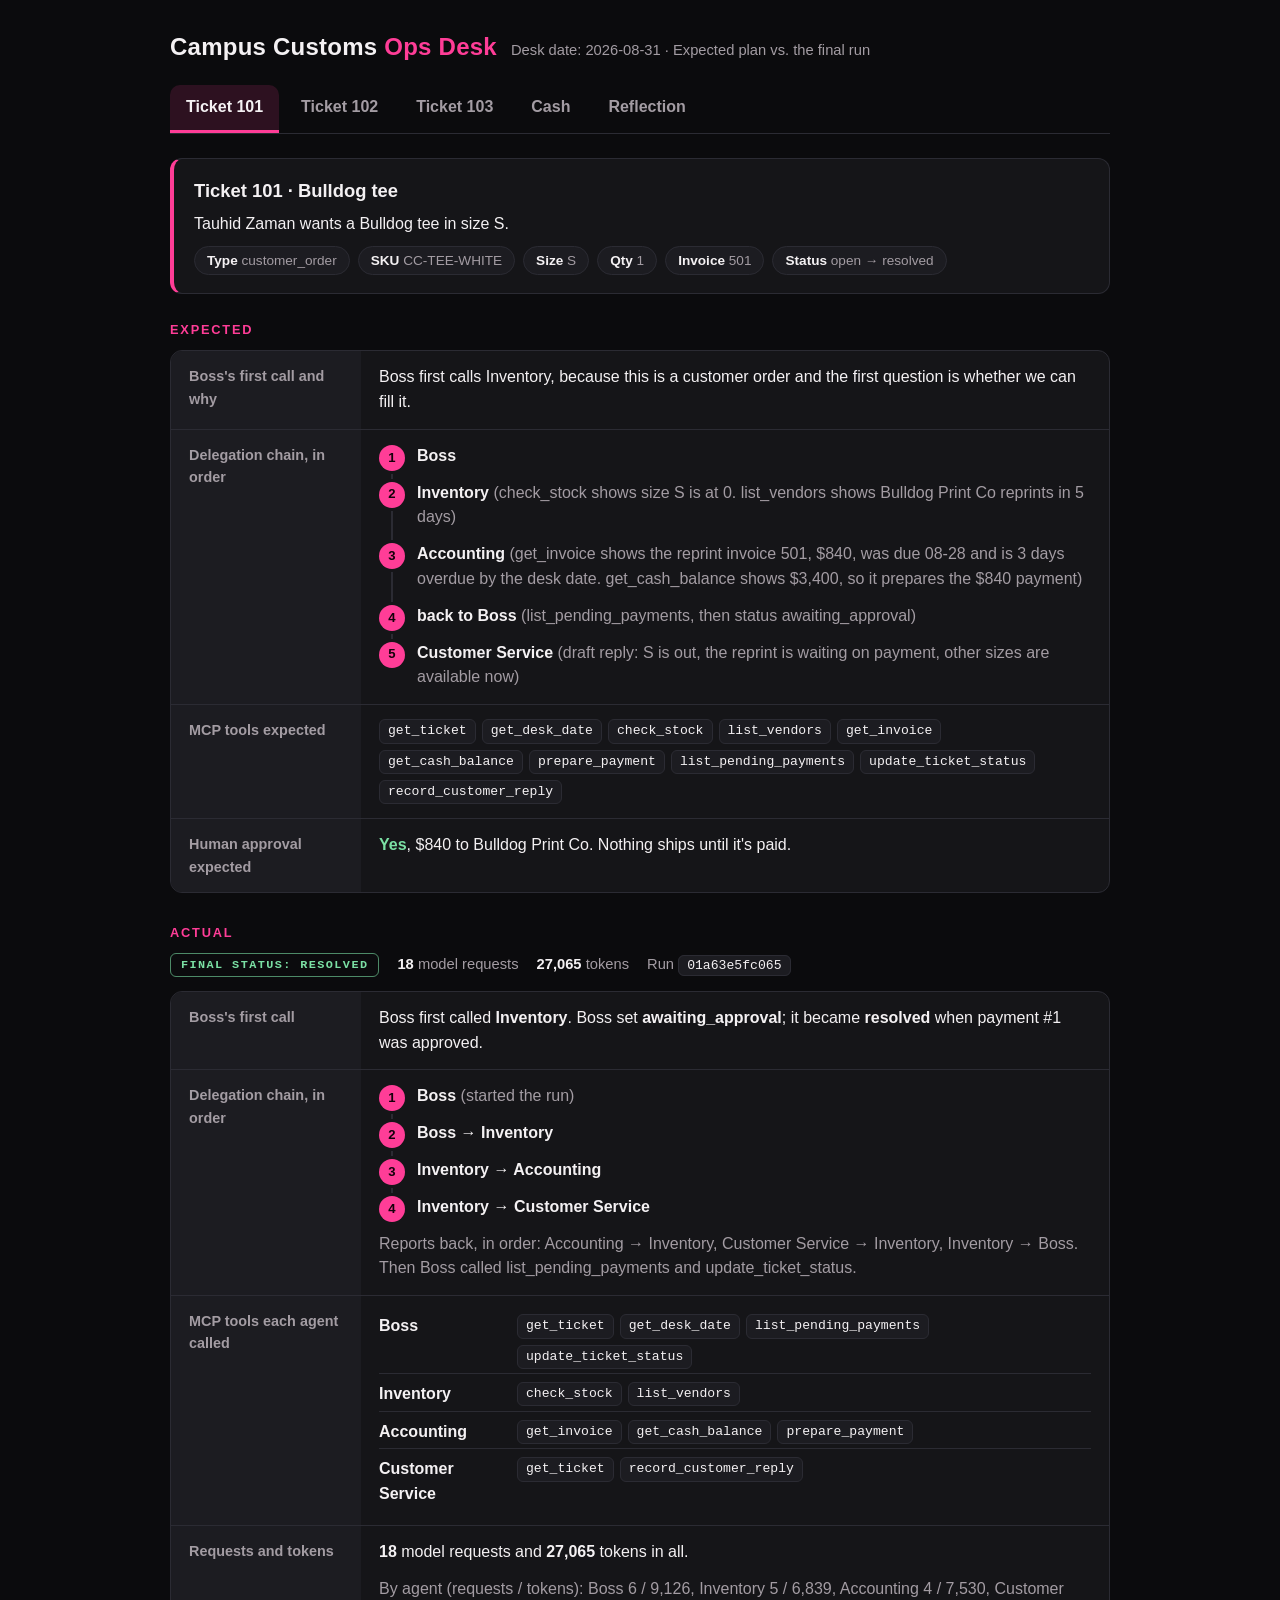
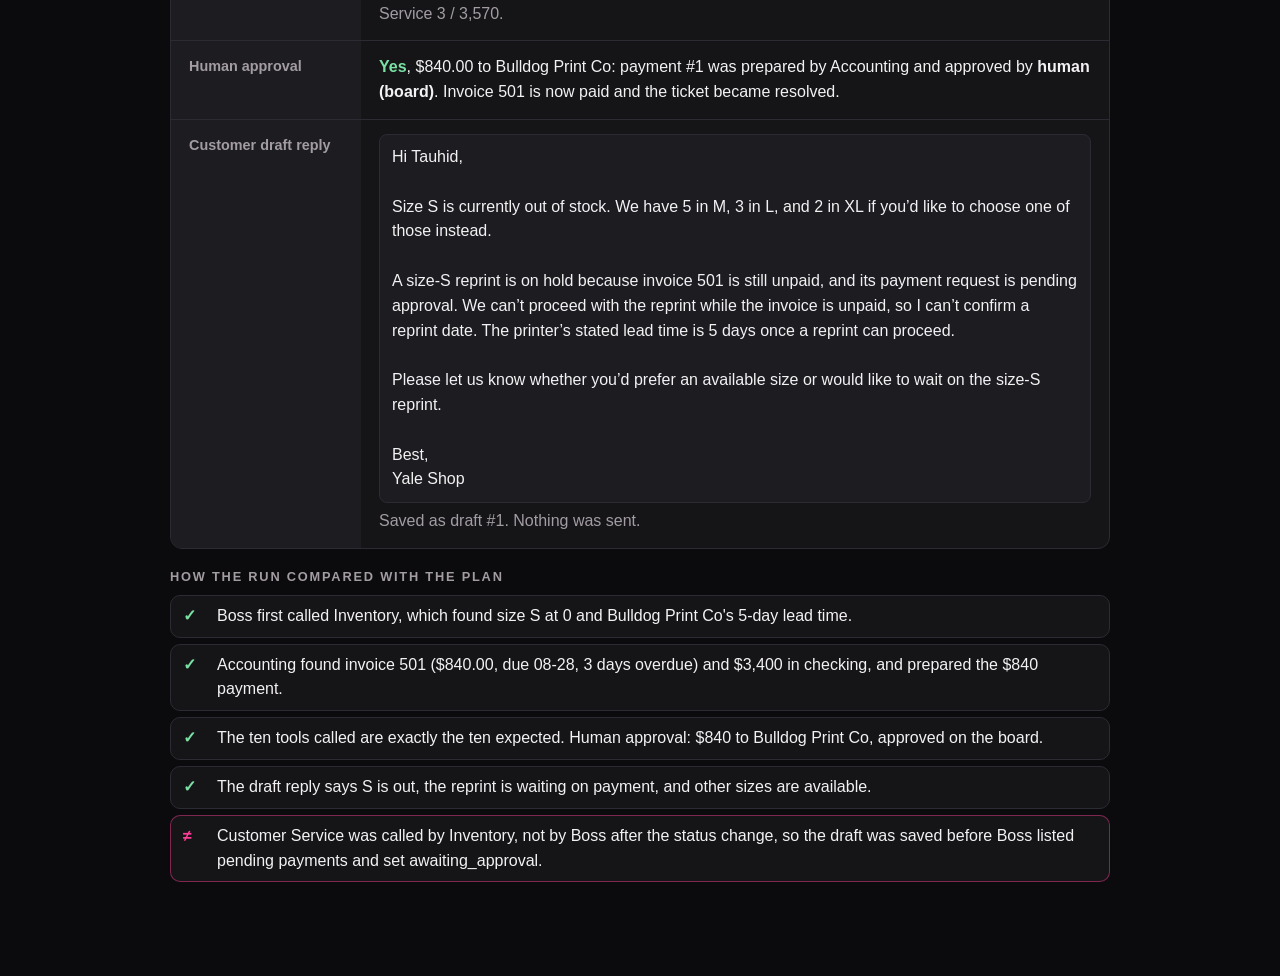
<file: hw5/output/desk_tickets.html>
<!doctype html>
<html lang="en">
<head>
<meta charset="utf-8">
<meta name="viewport" content="width=device-width, initial-scale=1">
<title>Campus Customs Ops Desk: Tickets</title>
<style>
  :root {
    --bg: #0b0b0d;
    --panel: #151518;
    --panel-2: #1c1c21;
    --line: #2b2b33;
    --text: #f4f1f3;
    --muted: #a39ca3;
    --pink: #ff3d97;
    --pink-soft: rgba(255, 61, 151, 0.14);
    --ok: #7be0a4;
  }
  * { box-sizing: border-box; }
  html { -webkit-text-size-adjust: 100%; }
  body {
    margin: 0;
    background: var(--bg);
    color: var(--text);
    font: 16px/1.55 -apple-system, BlinkMacSystemFont, "Segoe UI", Roboto, Helvetica, Arial, sans-serif;
  }
  .wrap { max-width: 980px; margin: 0 auto; padding: 28px 20px 64px; }

  header { display: flex; align-items: baseline; gap: 14px; flex-wrap: wrap; margin-bottom: 20px; }
  header h1 { margin: 0; font-size: 1.5rem; letter-spacing: 0.01em; }
  header h1 span { color: var(--pink); }
  header p { margin: 0; color: var(--muted); font-size: 0.92rem; }

  .tabs {
    display: flex; gap: 6px; flex-wrap: wrap;
    border-bottom: 1px solid var(--line);
    margin-bottom: 24px;
  }
  .tab {
    appearance: none; background: none; border: 0; cursor: pointer;
    color: var(--muted); font: inherit; font-weight: 600;
    padding: 10px 16px; border-radius: 10px 10px 0 0;
    border-bottom: 3px solid transparent;
  }
  .tab:hover { color: var(--text); }
  .tab[aria-selected="true"] { color: var(--text); border-bottom-color: var(--pink); background: var(--pink-soft); }
  .tab:focus-visible { outline: 2px solid var(--pink); outline-offset: 2px; }

  .panel[hidden] { display: none; }

  .summary {
    background: var(--panel);
    border: 1px solid var(--line);
    border-left: 4px solid var(--pink);
    border-radius: 12px;
    padding: 18px 20px;
    margin-bottom: 26px;
  }
  .summary h2 { margin: 0 0 6px; font-size: 1.15rem; }
  .summary p { margin: 0 0 12px; }
  .facts { display: flex; flex-wrap: wrap; gap: 8px; margin: 0; padding: 0; list-style: none; }
  .facts li {
    background: var(--panel-2); border: 1px solid var(--line);
    border-radius: 999px; padding: 3px 12px; font-size: 0.85rem; color: var(--muted);
  }
  .facts b { color: var(--text); font-weight: 600; }

  section.block h3 {
    margin: 0 0 10px; font-size: 0.8rem; letter-spacing: 0.14em; text-transform: uppercase;
    color: var(--pink);
  }
  section.block { margin-bottom: 30px; }

  table.plan {
    width: 100%; border-collapse: separate; border-spacing: 0;
    background: var(--panel); border: 1px solid var(--line); border-radius: 12px; overflow: hidden;
  }
  table.plan th, table.plan td { padding: 14px 18px; vertical-align: top; text-align: left; }
  table.plan th {
    width: 190px; font-weight: 600; color: var(--muted); font-size: 0.9rem;
    background: var(--panel-2);
  }
  table.plan tr + tr th, table.plan tr + tr td { border-top: 1px solid var(--line); }

  ol.chain { margin: 0; padding: 0; list-style: none; counter-reset: step; }
  ol.chain li { position: relative; padding: 0 0 12px 38px; counter-increment: step; }
  ol.chain li:last-child { padding-bottom: 0; }
  ol.chain li::before {
    content: counter(step);
    position: absolute; left: 0; top: 1px;
    width: 26px; height: 26px; border-radius: 50%;
    background: var(--pink); color: #14000a; font-weight: 700; font-size: 0.82rem;
    display: grid; place-items: center;
  }
  ol.chain li::after {
    content: ""; position: absolute; left: 12px; top: 30px; bottom: 2px; width: 2px; background: var(--line);
  }
  ol.chain li:last-child::after { display: none; }
  .agent { font-weight: 700; color: var(--text); }
  .detail { color: var(--muted); }
  .after { margin: 12px 0 0; color: var(--muted); }

  .tools { display: flex; flex-wrap: wrap; gap: 6px; }
  code.tool {
    font: 0.82rem/1.4 ui-monospace, SFMono-Regular, Menlo, Consolas, monospace;
    background: var(--panel-2); border: 1px solid var(--line); color: var(--text);
    border-radius: 6px; padding: 2px 8px;
  }
  .yes { color: var(--ok); font-weight: 700; }
  .no { color: var(--text); font-weight: 700; }

  .empty {
    border: 1px dashed var(--line); border-radius: 12px; padding: 22px;
    color: var(--muted); text-align: center; background: transparent;
  }

  .soon { text-align: center; padding: 56px 20px; }
  .soon p { font-size: 1.2rem; margin: 0; }
  .note { margin: 20px auto 0; max-width: 520px; text-align: left; }
  .note .calc {
    background: var(--panel); border: 1px solid var(--line); border-radius: 12px; padding: 14px 18px;
  }
  .note .calc span { color: var(--muted); display: block; font-size: 0.82rem; margin-bottom: 2px; }
  .note .calc strong { font-size: 1.05rem; }

  @media (max-width: 640px) {
    .wrap { padding: 20px 14px 48px; }
    table.plan, table.plan tbody, table.plan tr, table.plan th, table.plan td { display: block; width: 100%; }
    table.plan tr + tr th { border-top: 1px solid var(--line); }
    table.plan tr + tr td { border-top: 0; }
    .tab { padding: 9px 12px; font-size: 0.92rem; }
  }

  /* Actual section (Problem 9) */
  .actual-strip { display: flex; flex-wrap: wrap; align-items: center; gap: 10px 18px; margin-bottom: 14px; font-size: 0.92rem; }
  .actual-strip .stat { color: var(--muted); }
  .actual-strip .stat b { color: var(--text); }
  .status-pill { font: 700 0.74rem ui-monospace, Menlo, monospace; letter-spacing: 0.12em; padding: 4px 10px; border-radius: 6px; border: 1px solid rgba(123, 224, 164, 0.6); color: var(--ok); }
  .agent-tools { display: grid; grid-template-columns: 130px 1fr; gap: 8px; align-items: start; padding: 4px 0; }
  .agent-tools + .agent-tools { border-top: 1px solid var(--line); padding-top: 8px; }
  .cmp-title { margin: 18px 0 8px; font-size: 0.8rem; letter-spacing: 0.14em; text-transform: uppercase; color: var(--muted); }
  ul.compare { list-style: none; margin: 0 0 6px; padding: 0; display: grid; gap: 6px; }
  ul.compare li { display: grid; grid-template-columns: 26px 1fr; gap: 8px; padding: 8px 12px; background: var(--panel); border: 1px solid var(--line); border-radius: 10px; }
  ul.compare .mark { font-weight: 700; }
  ul.compare .same .mark { color: var(--ok); }
  ul.compare .diff { border-color: rgba(255, 61, 151, 0.45); }
  ul.compare .diff .mark { color: var(--pink); }
  pre.reply { white-space: pre-wrap; font: inherit; margin: 0 0 6px; padding: 10px 12px; background: var(--panel-2); border: 1px solid var(--line); border-radius: 8px; }
  .equation { display: flex; flex-wrap: wrap; align-items: center; gap: 8px 12px; font: 700 1.15rem ui-monospace, Menlo, monospace; }
  .equation .op { color: var(--pink); }
  .equation .total { color: var(--ok); }
  .equation .ok { font: 600 0.82rem -apple-system, system-ui, sans-serif; color: var(--ok); }
  table.ledger { width: 100%; border-collapse: collapse; background: var(--panel); border: 1px solid var(--line); border-radius: 12px; overflow: hidden; }
  table.ledger th, table.ledger td { padding: 10px 14px; text-align: left; vertical-align: top; border-top: 1px solid var(--line); }
  table.ledger thead th { background: var(--panel-2); color: var(--muted); font-size: 0.8rem; border-top: 0; }
  table.ledger td.num { font-family: ui-monospace, Menlo, monospace; text-align: right; white-space: nowrap; }
  table.ledger td.neg { color: var(--pink); }
  .calc.plain { max-width: none; }
  .summary h2 { color: var(--text); }
  .summary p { margin-bottom: 10px; }
  @media (max-width: 640px) { .agent-tools { grid-template-columns: 1fr; } table.ledger { font-size: 0.85rem; } }

  /* Reflection tab (Problem 10) */
  .reflection { max-width: 820px; }
  .reflection-q h3 { margin: 0 0 10px; font-size: 1.05rem; letter-spacing: 0; text-transform: none; color: var(--text); }
  .reflection-q p, .reflection-q li { margin: 0 0 10px; color: #e6e1e5; }
  .reflection-q ul { margin: 0 0 10px; padding-left: 22px; }
  .reflection-q { padding-bottom: 6px; border-bottom: 1px solid var(--line); }
</style>
</head>
<body>
<div class="wrap">
  <header>
    <h1>Campus Customs <span>Ops Desk</span></h1>
    <p>Desk date: 2026-08-31 · Expected plan vs. the final run</p>
  </header>

  <div class="tabs" role="tablist" aria-label="Desk views">
    <button class="tab" role="tab" id="tab-101" aria-controls="panel-101" aria-selected="true">Ticket 101</button>
    <button class="tab" role="tab" id="tab-102" aria-controls="panel-102" aria-selected="false" tabindex="-1">Ticket 102</button>
    <button class="tab" role="tab" id="tab-103" aria-controls="panel-103" aria-selected="false" tabindex="-1">Ticket 103</button>
    <button class="tab" role="tab" id="tab-cash" aria-controls="panel-cash" aria-selected="false" tabindex="-1">Cash</button>
    <button class="tab" role="tab" id="tab-reflection" aria-controls="panel-reflection" aria-selected="false" tabindex="-1">Reflection</button>
  </div>

  <!-- Ticket 101 -->
  <div class="panel" role="tabpanel" id="panel-101" aria-labelledby="tab-101">
    <div class="summary">
      <h2>Ticket 101 · Bulldog tee</h2>
      <p>Tauhid Zaman wants a Bulldog tee in size S.</p>
      <ul class="facts">
        <li><b>Type</b> customer_order</li>
        <li><b>SKU</b> CC-TEE-WHITE</li>
        <li><b>Size</b> S</li>
        <li><b>Qty</b> 1</li>
        <li><b>Invoice</b> 501</li>
        <li><b>Status</b> open → resolved</li>
      </ul>
    </div>

    <section class="block">
      <h3>Expected</h3>
      <table class="plan">
        <tr>
          <th scope="row">Boss's first call and why</th>
          <td>Boss first calls Inventory, because this is a customer order and the first question is whether we can fill it.</td>
        </tr>
        <tr>
          <th scope="row">Delegation chain, in order</th>
          <td>
            <ol class="chain">
              <li><span class="agent">Boss</span></li>
              <li><span class="agent">Inventory</span> <span class="detail">(check_stock shows size S is at 0. list_vendors shows Bulldog Print Co reprints in 5 days)</span></li>
              <li><span class="agent">Accounting</span> <span class="detail">(get_invoice shows the reprint invoice 501, $840, was due 08-28 and is 3 days overdue by the desk date. get_cash_balance shows $3,400, so it prepares the $840 payment)</span></li>
              <li><span class="agent">back to Boss</span> <span class="detail">(list_pending_payments, then status awaiting_approval)</span></li>
              <li><span class="agent">Customer Service</span> <span class="detail">(draft reply: S is out, the reprint is waiting on payment, other sizes are available now)</span></li>
            </ol>
          </td>
        </tr>
        <tr>
          <th scope="row">MCP tools expected</th>
          <td><div class="tools">
            <code class="tool">get_ticket</code><code class="tool">get_desk_date</code><code class="tool">check_stock</code><code class="tool">list_vendors</code><code class="tool">get_invoice</code><code class="tool">get_cash_balance</code><code class="tool">prepare_payment</code><code class="tool">list_pending_payments</code><code class="tool">update_ticket_status</code><code class="tool">record_customer_reply</code>
          </div></td>
        </tr>
        <tr>
          <th scope="row">Human approval expected</th>
          <td><span class="yes">Yes</span>, $840 to Bulldog Print Co. Nothing ships until it's paid.</td>
        </tr>
      </table>
    </section>

    <section class="block">
      <h3>Actual</h3>
      <div class="actual-strip">
        <span class="status-pill status-resolved">FINAL STATUS: RESOLVED</span>
        <span class="stat"><b>18</b> model requests</span>
        <span class="stat"><b>27,065</b> tokens</span>
        <span class="stat">Run <code class="tool">01a63e5fc065</code></span>
      </div>
      <table class="plan">
        <tr><th scope="row">Boss's first call</th><td>Boss first called <b>Inventory</b>. Boss set <b>awaiting_approval</b>; it became <b>resolved</b> when payment #1 was approved.</td></tr>
        <tr><th scope="row">Delegation chain, in order</th><td>
          <ol class="chain"><li><span class="agent">Boss</span> <span class="detail">(started the run)</span></li><li><span class="agent">Boss → Inventory</span></li><li><span class="agent">Inventory → Accounting</span></li><li><span class="agent">Inventory → Customer Service</span></li></ol>
          <p class="after">Reports back, in order: Accounting → Inventory, Customer Service → Inventory, Inventory → Boss. Then Boss called list_pending_payments and update_ticket_status.</p></td></tr>
        <tr><th scope="row">MCP tools each agent called</th><td><div class="agent-tools"><span class="agent">Boss</span><div class="tools"><code class="tool">get_ticket</code><code class="tool">get_desk_date</code><code class="tool">list_pending_payments</code><code class="tool">update_ticket_status</code></div></div><div class="agent-tools"><span class="agent">Inventory</span><div class="tools"><code class="tool">check_stock</code><code class="tool">list_vendors</code></div></div><div class="agent-tools"><span class="agent">Accounting</span><div class="tools"><code class="tool">get_invoice</code><code class="tool">get_cash_balance</code><code class="tool">prepare_payment</code></div></div><div class="agent-tools"><span class="agent">Customer Service</span><div class="tools"><code class="tool">get_ticket</code><code class="tool">record_customer_reply</code></div></div></td></tr>
        <tr><th scope="row">Requests and tokens</th><td><b>18</b> model requests and <b>27,065</b> tokens in all.<p class="after">By agent (requests / tokens): Boss 6 / 9,126, Inventory 5 / 6,839, Accounting 4 / 7,530, Customer Service 3 / 3,570.</p></td></tr>
        <tr><th scope="row">Human approval</th><td><span class="yes">Yes</span>, $840.00 to Bulldog Print Co: payment #1 was prepared by Accounting and approved by <b>human (board)</b>. Invoice 501 is now paid and the ticket became resolved.</td></tr>
        <tr><th scope="row">Customer draft reply</th><td><pre class="reply">Hi Tauhid,

Size S is currently out of stock. We have 5 in M, 3 in L, and 2 in XL if you’d like to choose one of those instead.

A size-S reprint is on hold because invoice 501 is still unpaid, and its payment request is pending approval. We can’t proceed with the reprint while the invoice is unpaid, so I can’t confirm a reprint date. The printer’s stated lead time is 5 days once a reprint can proceed.

Please let us know whether you’d prefer an available size or would like to wait on the size-S reprint.

Best,
Yale Shop</pre><span class="detail">Saved as draft #1. Nothing was sent.</span></td></tr>
      </table>
      <h4 class="cmp-title">How the run compared with the plan</h4>
      <ul class="compare"><li class="same"><span class="mark">✓</span>Boss first called Inventory, which found size S at 0 and Bulldog Print Co&#x27;s 5-day lead time.</li><li class="same"><span class="mark">✓</span>Accounting found invoice 501 ($840.00, due 08-28, 3 days overdue) and $3,400 in checking, and prepared the $840 payment.</li><li class="same"><span class="mark">✓</span>The ten tools called are exactly the ten expected. Human approval: $840 to Bulldog Print Co, approved on the board.</li><li class="same"><span class="mark">✓</span>The draft reply says S is out, the reprint is waiting on payment, and other sizes are available.</li><li class="diff"><span class="mark">≠</span>Customer Service was called by Inventory, not by Boss after the status change, so the draft was saved before Boss listed pending payments and set awaiting_approval.</li></ul>
    </section>
  </div>

  <!-- Ticket 102 -->
  <div class="panel" role="tabpanel" id="panel-102" aria-labelledby="tab-102" hidden>
    <div class="summary">
      <h2>Ticket 102 · Rent due</h2>
      <p>Elm City Properties says rent is due.</p>
      <ul class="facts">
        <li><b>Type</b> rent_notice</li>
        <li><b>Lease</b> 1 (Chapel Street shop)</li>
        <li><b>Notice</b> shop rent due in 2 days</li>
        <li><b>Status</b> open → resolved</li>
      </ul>
    </div>

    <section class="block">
      <h3>Expected</h3>
      <table class="plan">
        <tr>
          <th scope="row">Boss's first call and why</th>
          <td>Boss first calls Facilities, because the lease is facilities' job and the notice should be checked before any money moves.</td>
        </tr>
        <tr>
          <th scope="row">Delegation chain, in order</th>
          <td>
            <ol class="chain">
              <li><span class="agent">Boss</span></li>
              <li><span class="agent">Facilities</span> <span class="detail">(get_lease confirms the same landlord, $2,400, due 09-02, which is 2 days from the desk date)</span></li>
              <li><span class="agent">Accounting</span> <span class="detail">(get_cash_balance, then prepare_payment for $2,400)</span></li>
              <li><span class="agent">back to Boss</span> <span class="detail">(list_pending_payments, awaiting_approval)</span></li>
            </ol>
            <p class="after">Inventory and Customer Service aren't needed.</p>
          </td>
        </tr>
        <tr>
          <th scope="row">MCP tools expected</th>
          <td><div class="tools">
            <code class="tool">get_ticket</code><code class="tool">get_desk_date</code><code class="tool">get_lease</code><code class="tool">get_cash_balance</code><code class="tool">prepare_payment</code><code class="tool">list_pending_payments</code><code class="tool">update_ticket_status</code>
          </div></td>
        </tr>
        <tr>
          <th scope="row">Human approval expected</th>
          <td><span class="yes">Yes</span>, $2,400 to Elm City Properties.</td>
        </tr>
      </table>
    </section>

    <section class="block">
      <h3>Actual</h3>
      <div class="actual-strip">
        <span class="status-pill status-resolved">FINAL STATUS: RESOLVED</span>
        <span class="stat"><b>14</b> model requests</span>
        <span class="stat"><b>17,985</b> tokens</span>
        <span class="stat">Run <code class="tool">4cc7c3ef82c3</code></span>
      </div>
      <table class="plan">
        <tr><th scope="row">Boss's first call</th><td>Boss first called <b>Facilities</b>. Boss set <b>awaiting_approval</b>; it became <b>resolved</b> when payment #2 was approved.</td></tr>
        <tr><th scope="row">Delegation chain, in order</th><td>
          <ol class="chain"><li><span class="agent">Boss</span> <span class="detail">(started the run)</span></li><li><span class="agent">Boss → Facilities</span></li><li><span class="agent">Facilities → Accounting</span></li></ol>
          <p class="after">Reports back, in order: Accounting → Facilities, Facilities → Boss. Then Boss called list_pending_payments and update_ticket_status.</p></td></tr>
        <tr><th scope="row">MCP tools each agent called</th><td><div class="agent-tools"><span class="agent">Boss</span><div class="tools"><code class="tool">get_ticket</code><code class="tool">get_desk_date</code><code class="tool">list_pending_payments</code><code class="tool">update_ticket_status</code></div></div><div class="agent-tools"><span class="agent">Facilities</span><div class="tools"><code class="tool">get_desk_date</code><code class="tool">get_lease</code></div></div><div class="agent-tools"><span class="agent">Accounting</span><div class="tools"><code class="tool">get_desk_date</code><code class="tool">get_cash_balance</code><code class="tool">prepare_payment</code></div></div></td></tr>
        <tr><th scope="row">Requests and tokens</th><td><b>14</b> model requests and <b>17,985</b> tokens in all.<p class="after">By agent (requests / tokens): Boss 6 / 8,178, Facilities 4 / 3,734, Accounting 4 / 6,073.</p></td></tr>
        <tr><th scope="row">Human approval</th><td><span class="yes">Yes</span>, $2,400.00 to Elm City Properties: payment #2 was prepared by Accounting and approved by <b>human (board)</b>. The rent is now paid and the ticket became resolved.</td></tr>
        <tr><th scope="row">Customer draft reply</th><td>None. A rent notice does not need a customer reply.</td></tr>
      </table>
      <h4 class="cmp-title">How the run compared with the plan</h4>
      <ul class="compare"><li class="same"><span class="mark">✓</span>Boss first called Facilities, which confirmed landlord, $2,400.00 and the 09-02 due date (2 days from the desk date).</li><li class="same"><span class="mark">✓</span>Accounting checked cash and prepared the $2,400 payment; then back to Boss for list_pending_payments and awaiting_approval.</li><li class="same"><span class="mark">✓</span>Exactly the seven expected tools. Inventory and Customer Service were not used. Human approval: $2,400 to Elm City Properties.</li></ul>
    </section>
  </div>

  <!-- Ticket 103 -->
  <div class="panel" role="tabpanel" id="panel-103" aria-labelledby="tab-103" hidden>
    <div class="summary">
      <h2>Ticket 103 · Bulk hoodie discount</h2>
      <p>Yale AI Club wants 20 navy hoodies in size M at a bulk discount.</p>
      <ul class="facts">
        <li><b>Type</b> price_override</li>
        <li><b>SKU</b> CC-HOOD-NAVY</li>
        <li><b>Size</b> M</li>
        <li><b>Qty</b> 20</li>
        <li><b>Status</b> open → resolved</li>
      </ul>
    </div>

    <section class="block">
      <h3>Expected</h3>
      <table class="plan">
        <tr>
          <th scope="row">Boss's first call and why</th>
          <td>Boss first calls Accounting, because the request is about price and a discount is a money decision first.</td>
        </tr>
        <tr>
          <th scope="row">Delegation chain, in order</th>
          <td>
            <ol class="chain">
              <li><span class="agent">Boss</span></li>
              <li><span class="agent">Accounting</span> <span class="detail">(get_pricing shows cost $22 and list $58, so at most 15% off is $49.30 each, $986 for 20, still well above cost)</span></li>
              <li><span class="agent">Inventory</span> <span class="detail">(check_stock shows only 8 in size M, with L 14, XL 6, S 4)</span></li>
              <li><span class="agent">back to Boss</span></li>
              <li><span class="agent">Customer Service</span> <span class="detail">(draft offer: 8 in M now at $49.30, the rest in another size or after a restock)</span></li>
            </ol>
            <p class="after">No payment is expected, so the status should be resolved.</p>
          </td>
        </tr>
        <tr>
          <th scope="row">MCP tools expected</th>
          <td><div class="tools">
            <code class="tool">get_ticket</code><code class="tool">get_desk_date</code><code class="tool">get_pricing</code><code class="tool">check_stock</code><code class="tool">list_pending_payments</code><code class="tool">update_ticket_status</code><code class="tool">record_customer_reply</code>
          </div></td>
        </tr>
        <tr>
          <th scope="row">Human approval expected</th>
          <td><span class="no">No</span>, unless the agents try a restock. Restocking 12 hoodies costs $264, but if 101 and 102 are paid first, only $160 is left, so I expect Accounting to flag that it can't cover it.</td>
        </tr>
      </table>
    </section>

    <section class="block">
      <h3>Actual</h3>
      <div class="actual-strip">
        <span class="status-pill status-resolved">FINAL STATUS: RESOLVED</span>
        <span class="stat"><b>16</b> model requests</span>
        <span class="stat"><b>21,029</b> tokens</span>
        <span class="stat">Run <code class="tool">1690588b0383</code></span>
      </div>
      <table class="plan">
        <tr><th scope="row">Boss's first call</th><td>Boss first called <b>Accounting</b>. Boss set <b>resolved</b> directly.</td></tr>
        <tr><th scope="row">Delegation chain, in order</th><td>
          <ol class="chain"><li><span class="agent">Boss</span> <span class="detail">(started the run)</span></li><li><span class="agent">Boss → Accounting</span></li><li><span class="agent">Accounting → Inventory</span></li><li><span class="agent">Accounting → Customer Service</span></li></ol>
          <p class="after">Reports back, in order: Inventory → Accounting, Customer Service → Accounting, Accounting → Boss. Then Boss called list_pending_payments and update_ticket_status.</p></td></tr>
        <tr><th scope="row">MCP tools each agent called</th><td><div class="agent-tools"><span class="agent">Boss</span><div class="tools"><code class="tool">get_ticket</code><code class="tool">get_desk_date</code><code class="tool">list_pending_payments</code><code class="tool">update_ticket_status</code></div></div><div class="agent-tools"><span class="agent">Accounting</span><div class="tools"><code class="tool">get_pricing</code></div></div><div class="agent-tools"><span class="agent">Inventory</span><div class="tools"><code class="tool">check_stock</code><code class="tool">list_vendors</code></div></div><div class="agent-tools"><span class="agent">Customer Service</span><div class="tools"><code class="tool">get_ticket</code><code class="tool">record_customer_reply</code></div></div></td></tr>
        <tr><th scope="row">Requests and tokens</th><td><b>16</b> model requests and <b>21,029</b> tokens in all.<p class="after">By agent (requests / tokens): Boss 6 / 8,504, Accounting 4 / 6,478, Inventory 3 / 2,851, Customer Service 3 / 3,196.</p></td></tr>
        <tr><th scope="row">Human approval</th><td><span class="no">No</span>. No payment was prepared, so Boss resolved the ticket itself.</td></tr>
        <tr><th scope="row">Customer draft reply</th><td><pre class="reply">Hi Yale AI Club,

We can offer the 20 navy hoodies in size M at $49.30 each, for a total of $986. We have 8 in stock; the remaining 12 would need to be reprinted, with a 5-day lead time. Would you like to proceed?

Best,
Yale Shop</pre><span class="detail">Saved as draft #2. Nothing was sent.</span></td></tr>
      </table>
      <h4 class="cmp-title">How the run compared with the plan</h4>
      <ul class="compare"><li class="same"><span class="mark">✓</span>Boss first called Accounting, which found cost $22 and list $58 and approved 15% off: $49.30 each, $986.00 for 20.</li><li class="same"><span class="mark">✓</span>Inventory found only 8 in size M. No payment was prepared, no restock was tried, no human approval was needed, and the status ended resolved.</li><li class="diff"><span class="mark">≠</span>Customer Service was called by Accounting, not by Boss after Inventory, and the work came back through Accounting to Boss.</li><li class="diff"><span class="mark">≠</span>Inventory also called list_vendors (5-day Bulldog Print Co reprint), which was not in the expected tool list.</li><li class="diff"><span class="mark">≠</span>The draft reply offers the 8 in stock plus a 5-day reprint for the other 12. It does not offer another size.</li></ul>
    </section>
  </div>

  <!-- Cash -->
  <div class="panel" role="tabpanel" id="panel-cash" aria-labelledby="tab-cash" hidden>
    <div class="summary">
      <h2>Actual · Checking balance</h2>
      <p>Starting balance after the reset: <b>$3,400.00</b>. Ending balance, read from <code class="tool">cash_accounts</code> in <code class="tool">data/campus_customs_new.db</code>: <b>$160.00</b> (as of 2026-08-31).</p>
      <div class="equation"><span>$3,400.00</span><span class="op">−</span><span>$840.00</span><span class="op">−</span><span>$2,400.00</span><span class="op">=</span><span class="total">$160.00</span><span class="ok">✓ equals the database balance</span></div>
    </div>
    <section class="block">
      <h3>Expected, from the plan</h3>
      <div class="calc plain">
        <span>Expected cash</span>
        <strong>$3,400 − $840 − $2,400 = $160 at the end.</strong>
      </div>
    </section>
    <section class="block">
      <h3>What changed, ticket by ticket</h3>
      <table class="ledger">
        <thead><tr><th>Ticket</th><th>What changed and why</th><th>Change</th><th>Balance after</th></tr></thead>
        <tbody><tr><td>Start</td><td>Desk reset, checking balance</td><td class="num">—</td><td class="num">$3,400.00</td></tr><tr><td>Ticket 101</td><td><b>Approved payment #1</b><br><span class="detail">$840.00 to Bulldog Print Co for invoice 501 (3 days overdue, now marked paid).</span></td><td class="num neg">−$840.00</td><td class="num">$2,560.00</td></tr><tr><td>Ticket 102</td><td><b>Approved payment #2</b><br><span class="detail">$2,400.00 rent to Elm City Properties for lease 1 (due 2026-09-02).</span></td><td class="num neg">−$2,400.00</td><td class="num">$160.00</td></tr><tr><td>Ticket 103</td><td><b>No cash change</b><br><span class="detail">Discount only. The 15% bulk price was approved, but nothing was paid or received.</span></td><td class="num ">$0.00</td><td class="num">$160.00</td></tr></tbody>
      </table>
    </section>
    <section class="block">
      <h3>Rows in the payments table</h3>
      <table class="ledger">
        <thead><tr><th>id</th><th>kind</th><th>ref_id</th><th>amount</th><th>account</th><th>paid_at</th><th>approved_by</th></tr></thead>
        <tbody><tr><td>1</td><td>invoice</td><td>501</td><td class="num">$840.00</td><td>checking</td><td>2026-08-31</td><td>human (board)</td></tr><tr><td>2</td><td>rent</td><td>1</td><td class="num">$2,400.00</td><td>checking</td><td>2026-08-31</td><td>human (board)</td></tr></tbody>
      </table>
    </section>
  </div>

  <!-- Reflection -->
  <div class="panel" role="tabpanel" id="panel-reflection" aria-labelledby="tab-reflection" hidden>
    <div class="reflection">
      <section class="block reflection-q">
        <h3>1. How did the agents do on each ticket?</h3>
        <p>101 (tee, size S): Pretty good. Inventory caught that S was at 0 and offered M/L/XL. Accounting used the desk date to see invoice 501 was 3 days late and set up the $840 for me to approve. Two misses: the customer reply was written before I approved, so it tells Tauhid the reprint is still "on hold", and nobody actually ordered the reprint because there's no tool for it.</p><p>102 (rent): Best run. Facilities checked the notice against the lease ($2,400, due 9/2, 2 days out), Accounting set up the payment, I approved it. Only 14 requests and no wasted agents.</p><p>103 (20 hoodies for Yale AI Club): The discount math was right, $49.30 each, $986 total, still above the $22 cost. But Accounting never checked cash, and the reply promised to reprint the other 12. That's about $264 and we only had $160 left. It also didn't offer size L, which had 14 in stock.</p>
      </section>
      <section class="block reflection-q">
        <h3>2. Actual vs. Expected</h3>
        <p>101: Close, but Inventory handed the reply to Customer Service instead of Boss doing it at the end. That's why the reply went out too early.</p><p>102: Exactly what I planned.</p><p>103: I expected Accounting to flag the cash problem on a restock. It didn't check cash at all. Cash still ended at $160 like I planned, but only because no agent is able to buy anything.</p>
      </section>
      <section class="block reflection-q">
        <h3>3. What would be simpler as one agent?</h3>
        <p>Rent (102). It's just read the lease, check cash, set up the payment. One agent with three tools could do it in about 5 requests instead of 14. The team used 48 requests and about 66k tokens across all three tickets. The split only really paid off on 101, where stock, a late bill and a customer were all involved.</p>
      </section>
      <section class="block reflection-q">
        <h3>4. Three problems this team can already handle</h3>
        <ul><li>A customer wants the Crest Mug (0 in stock): check stock, find Elm City Gifts (3-day lead), reply honestly.</li><li>Another overdue vendor invoice: same flow as 101, prepared for a human to approve.</li><li>Another club wants a bulk deal on caps: 15% off $22 is $18.70, still well above the $6 cost.</li></ul>
      </section>
      <section class="block reflection-q">
        <h3>5. Three problems it can't handle, and what I'd add</h3>
        <ul><li>Actually ordering stock. No order tool, so the reprints in 101 and 103 never happened. Add a Procurement agent with a purchase-order tool that checks cash first.</li><li>Planning cash. We dropped to $160 and nothing warned us before promises were made. Add a Finance agent with a cash forecast.</li><li>Billing customers. Yale AI Club would owe $986 but we can't invoice them or record payment. Add a Sales agent with invoice and payment tools.</li></ul><p>Also: after rent was paid the lease still says due 9/2. Facilities needs a tool to roll it forward.</p>
      </section>
    </div>
  </div>
</div>

<script>
  (function () {
    var tabs = Array.prototype.slice.call(document.querySelectorAll('[role="tab"]'));
    var ids = tabs.map(function (t) { return t.id.replace('tab-', ''); });

    function show(id, focus) {
      tabs.forEach(function (t) {
        var on = t.id === 'tab-' + id;
        t.setAttribute('aria-selected', on ? 'true' : 'false');
        t.tabIndex = on ? 0 : -1;
        document.getElementById(t.getAttribute('aria-controls')).hidden = !on;
        if (on && focus) t.focus();
      });
      try { history.replaceState(null, '', '#' + id); } catch (e) {}
    }

    tabs.forEach(function (t, i) {
      t.addEventListener('click', function () { show(ids[i]); });
      t.addEventListener('keydown', function (e) {
        var n = null;
        if (e.key === 'ArrowRight') n = (i + 1) % tabs.length;
        if (e.key === 'ArrowLeft') n = (i - 1 + tabs.length) % tabs.length;
        if (e.key === 'Home') n = 0;
        if (e.key === 'End') n = tabs.length - 1;
        if (n !== null) { e.preventDefault(); show(ids[n], true); }
      });
    });

    var start = location.hash.replace('#', '');
    show(ids.indexOf(start) > -1 ? start : ids[0]);
  })();
</script>
</body>
</html>
</file>
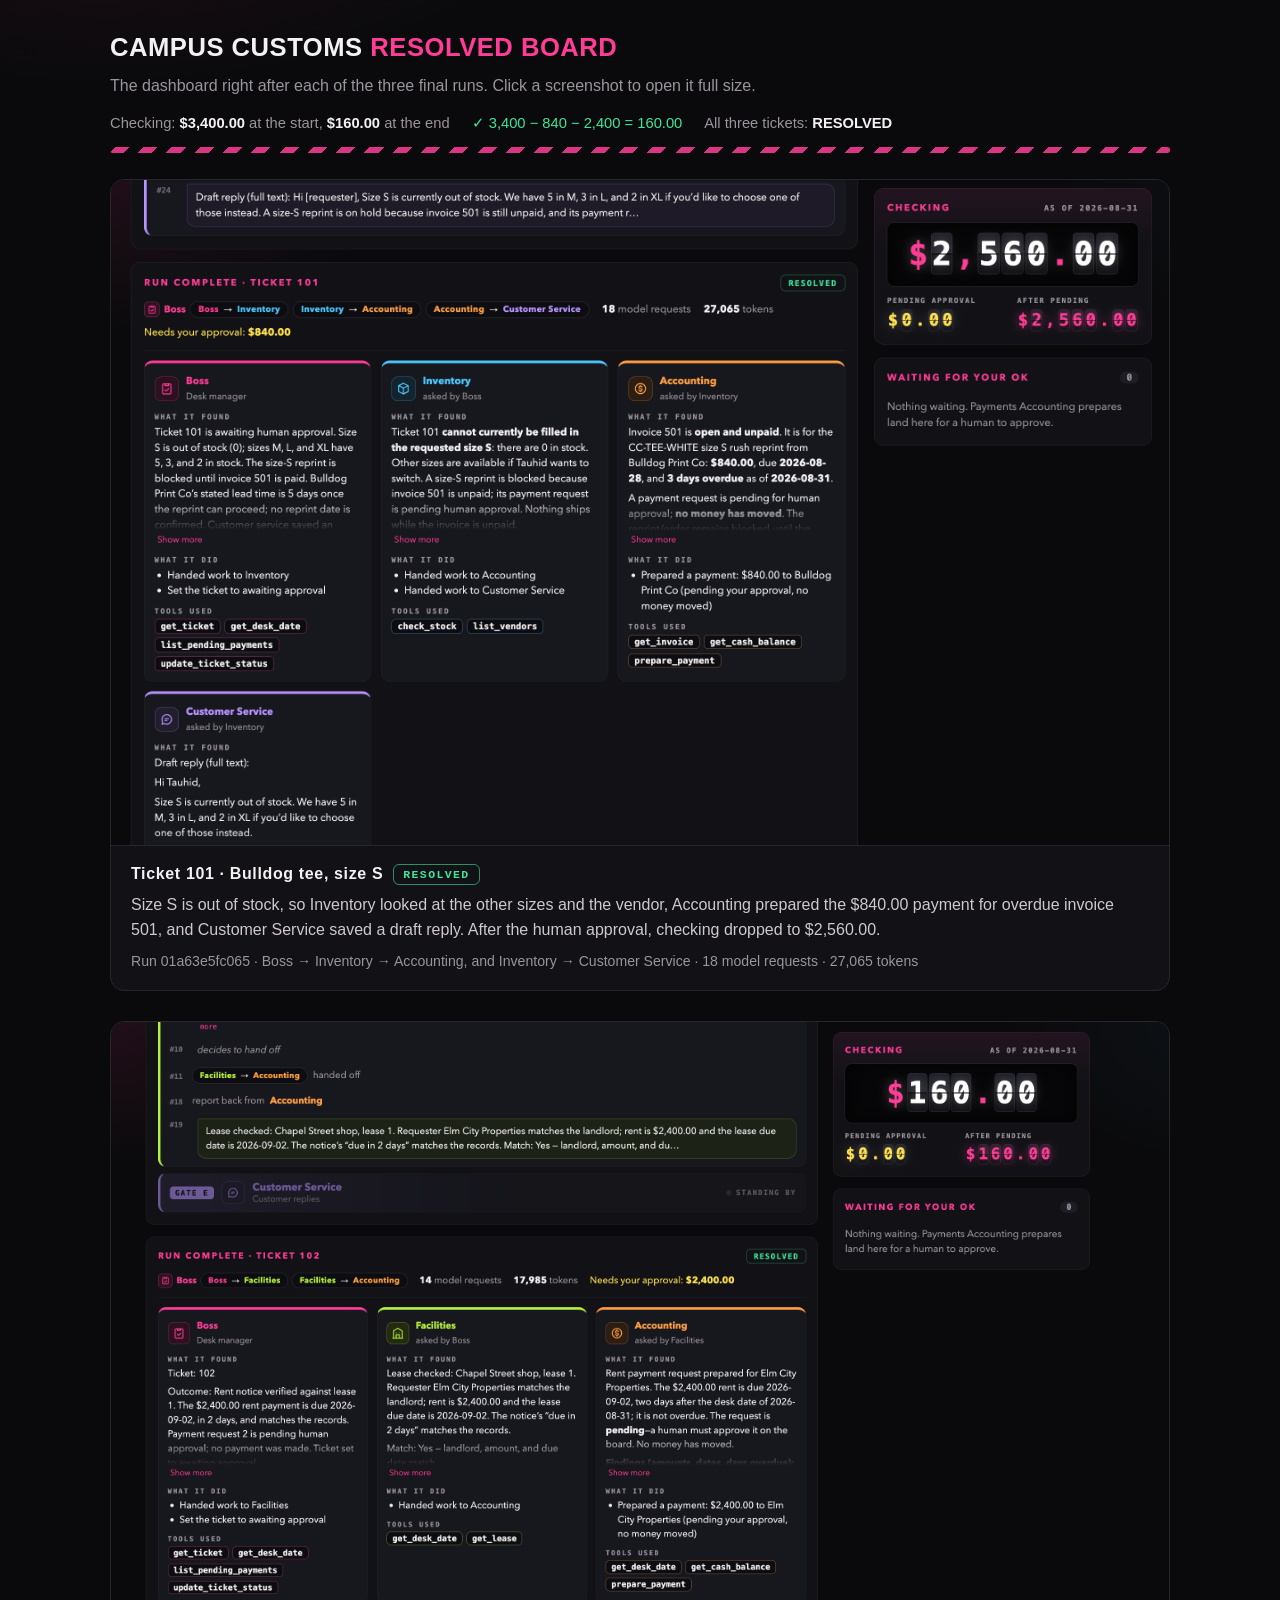
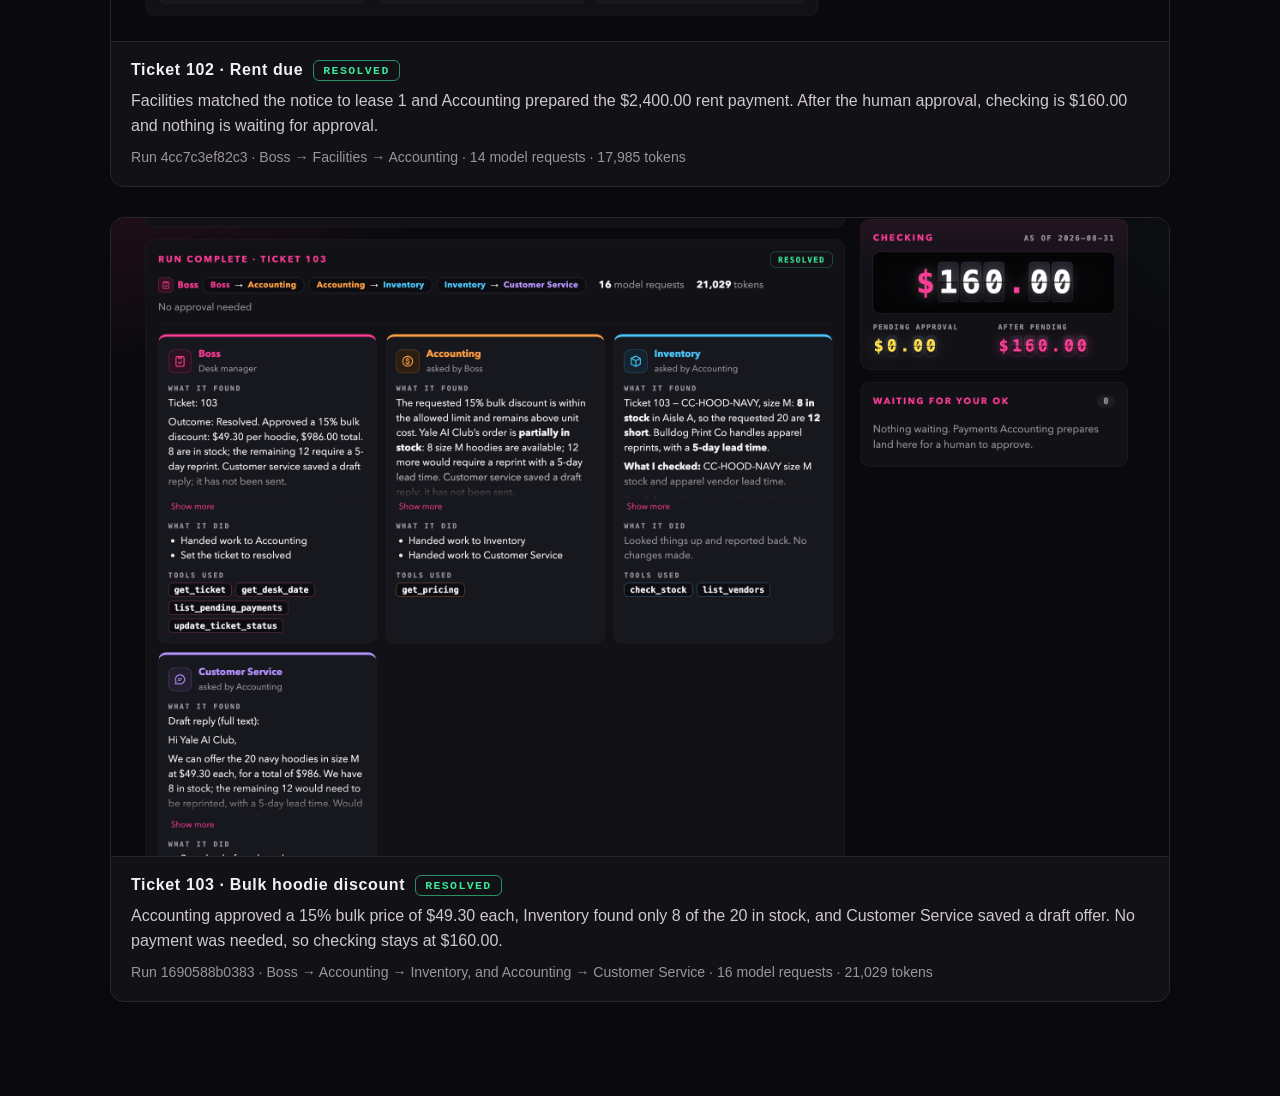
<file: hw5/output/resolved_board.html>
<!doctype html>
<html lang="en">
<head>
<meta charset="utf-8">
<meta name="viewport" content="width=device-width, initial-scale=1">
<title>Campus Customs Resolved Board</title>
<style>
  :root {
    --bg: #0a0a0c; --panel: #111116; --panel-2: #17171d; --line: #26262f;
    --text: #f4f1f3; --muted: #9b949d; --pink: #ff3d97; --green: #3ee59a; --yellow: #ffe14d;
  }
  * { box-sizing: border-box; }
  body {
    margin: 0; color: var(--text); min-height: 100vh;
    background: radial-gradient(900px 500px at 8% -8%, rgba(255, 61, 151, 0.13), transparent 60%), var(--bg);
    font: 16px/1.55 -apple-system, BlinkMacSystemFont, "Segoe UI", Roboto, Helvetica, Arial, sans-serif;
  }
  .wrap { max-width: 1100px; margin: 0 auto; padding: 28px 20px 64px; }
  header { margin-bottom: 26px; padding-bottom: 18px; position: relative; }
  header::after {
    content: ""; position: absolute; left: 0; right: 0; bottom: 0; height: 6px; border-radius: 3px;
    background: repeating-linear-gradient(-45deg, var(--pink) 0 10px, #0a0a0c 10px 20px); opacity: 0.85;
  }
  h1 { margin: 0 0 6px; font-size: 1.6rem; letter-spacing: 0.02em; text-transform: uppercase; }
  h1 span { color: var(--pink); }
  header p { margin: 0; color: var(--muted); }
  .totals { display: flex; flex-wrap: wrap; gap: 8px 22px; margin-top: 14px; font-size: 0.92rem; color: var(--muted); }
  .totals b { color: var(--text); }
  .totals .ok { color: var(--green); }
  figure {
    margin: 0 0 30px; background: var(--panel); border: 1px solid var(--line);
    border-radius: 14px; overflow: hidden;
  }
  figure a { display: block; background: #000; }
  figure img { display: block; width: 100%; height: auto; }
  figcaption { padding: 16px 20px 18px; border-top: 1px solid var(--line); }
  figcaption h2 { margin: 0 0 6px; font-size: 1rem; letter-spacing: 0.04em; display: flex; flex-wrap: wrap; gap: 10px; align-items: center; }
  .pill {
    font: 700 0.72rem ui-monospace, Menlo, monospace; letter-spacing: 0.12em;
    padding: 3px 9px; border-radius: 6px; border: 1px solid rgba(62, 229, 154, 0.6); color: var(--green);
  }
  figcaption p { margin: 0; color: #cfc8cf; }
  figcaption .meta { margin-top: 8px; color: var(--muted); font-size: 0.88rem; }
  @media (max-width: 640px) { .wrap { padding: 20px 14px 48px; } }
</style>
</head>
<body>
<div class="wrap">
  <header>
    <h1>Campus Customs <span>Resolved Board</span></h1>
    <p>The dashboard right after each of the three final runs. Click a screenshot to open it full size.</p>
    <div class="totals">
      <span>Checking: <b>$3,400.00</b> at the start, <b>$160.00</b> at the end</span>
      <span class="ok">✓ 3,400 − 840 − 2,400 = 160.00</span>
      <span>All three tickets: <b>RESOLVED</b></span>
    </div>
  </header>

  <figure>
    <a href="resolved_board_images/ticket_101.png"><img src="resolved_board_images/ticket_101.png" alt="Dashboard after ticket 101: run complete, status RESOLVED, checking balance $2,560.00" loading="lazy"></a>
    <figcaption>
      <h2>Ticket 101 · Bulldog tee, size S <span class="pill">RESOLVED</span></h2>
      <p>Size S is out of stock, so Inventory looked at the other sizes and the vendor, Accounting prepared the $840.00 payment for overdue invoice 501, and Customer Service saved a draft reply. After the human approval, checking dropped to $2,560.00.</p>
      <p class="meta">Run 01a63e5fc065 · Boss → Inventory → Accounting, and Inventory → Customer Service · 18 model requests · 27,065 tokens</p>
    </figcaption>
  </figure>

  <figure>
    <a href="resolved_board_images/ticket_102.png"><img src="resolved_board_images/ticket_102.png" alt="Dashboard after ticket 102: run complete, status RESOLVED, checking balance $160.00, nothing waiting for approval" loading="lazy"></a>
    <figcaption>
      <h2>Ticket 102 · Rent due <span class="pill">RESOLVED</span></h2>
      <p>Facilities matched the notice to lease 1 and Accounting prepared the $2,400.00 rent payment. After the human approval, checking is $160.00 and nothing is waiting for approval.</p>
      <p class="meta">Run 4cc7c3ef82c3 · Boss → Facilities → Accounting · 14 model requests · 17,985 tokens</p>
    </figcaption>
  </figure>

  <figure>
    <a href="resolved_board_images/ticket_103.png"><img src="resolved_board_images/ticket_103.png" alt="Dashboard after ticket 103: run complete, status RESOLVED, no approval needed, checking balance $160.00" loading="lazy"></a>
    <figcaption>
      <h2>Ticket 103 · Bulk hoodie discount <span class="pill">RESOLVED</span></h2>
      <p>Accounting approved a 15% bulk price of $49.30 each, Inventory found only 8 of the 20 in stock, and Customer Service saved a draft offer. No payment was needed, so checking stays at $160.00.</p>
      <p class="meta">Run 1690588b0383 · Boss → Accounting → Inventory, and Accounting → Customer Service · 16 model requests · 21,029 tokens</p>
    </figcaption>
  </figure>
</div>
</body>
</html>
</file>
